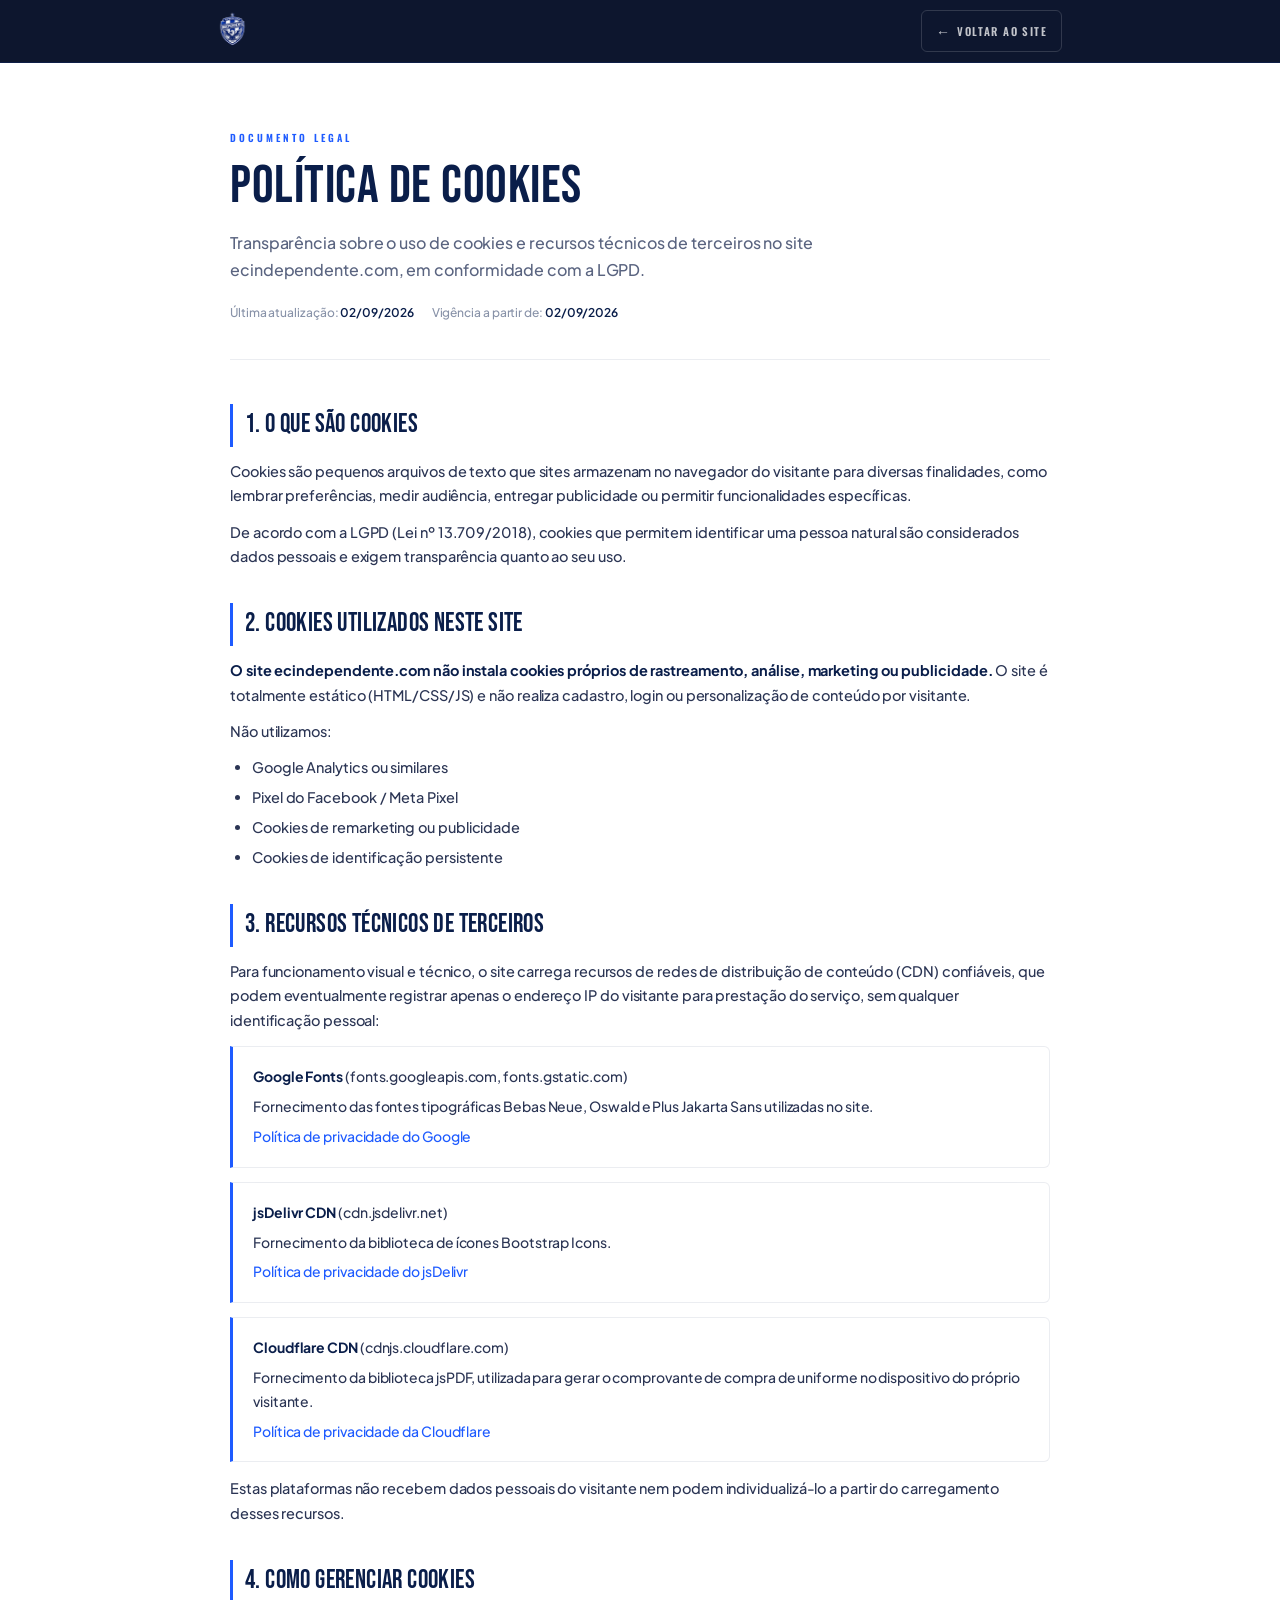
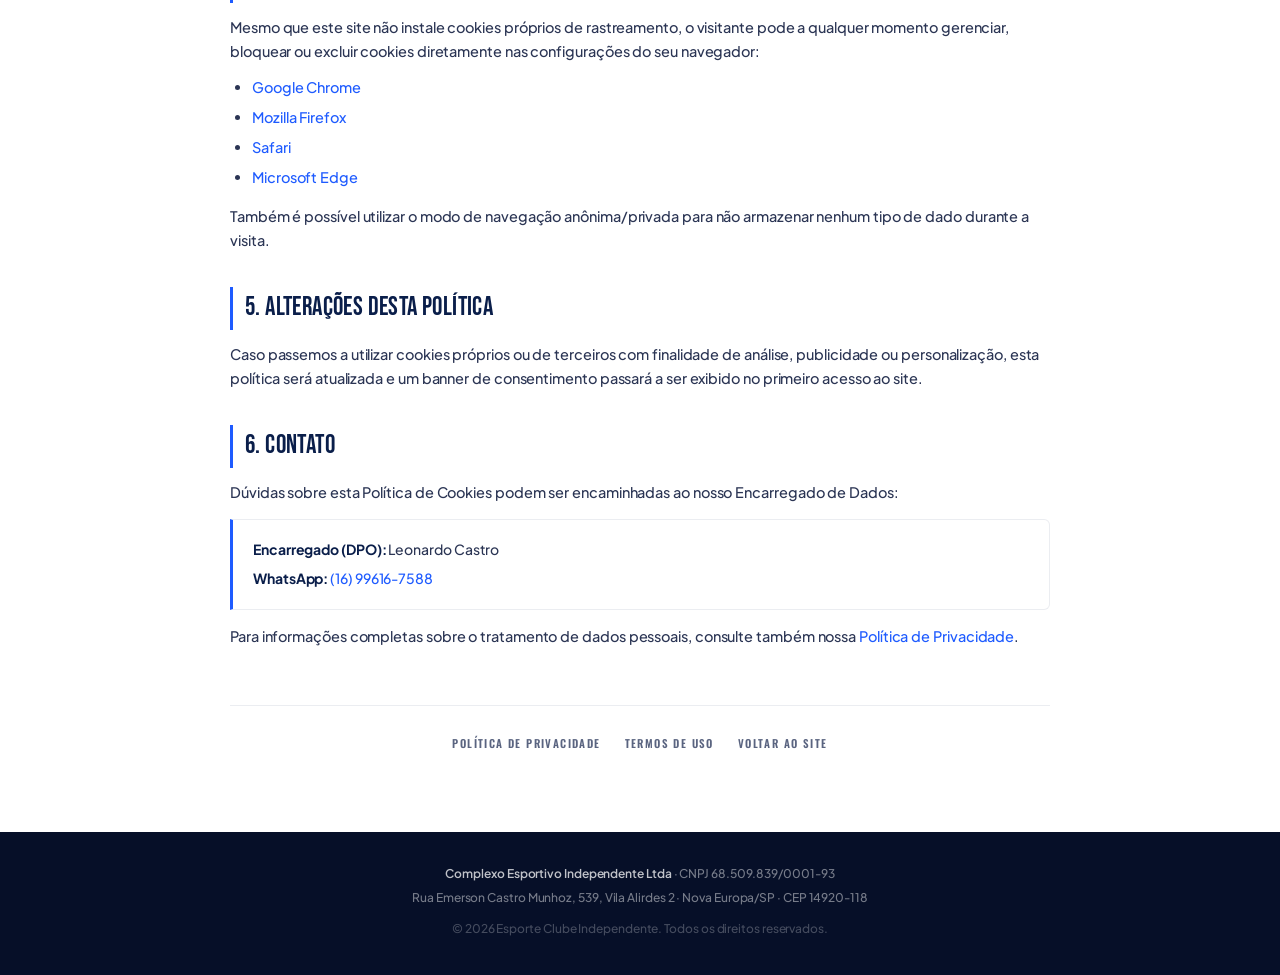
<file: politica-cookies.html>
<!DOCTYPE html>
<html lang="pt-BR">
<head>
<meta charset="UTF-8">
<meta name="viewport" content="width=device-width, initial-scale=1.0">
<meta name="description" content="Política de Cookies do site ecindependente.com. O Esporte Clube Independente não utiliza cookies próprios de rastreamento.">
<meta name="robots" content="index, follow">
<meta name="theme-color" content="#0A1E4A">
<meta name="author" content="Complexo Esportivo Independente Ltda">
<link rel="canonical" href="https://ecindependente.com/politica-cookies.html">
<title>Política de Cookies · Esporte Clube Independente</title>
<meta property="og:type" content="article">
<meta property="og:title" content="Política de Cookies · Esporte Clube Independente">
<meta property="og:description" content="Nosso site não usa cookies de rastreamento. Transparência sobre recursos técnicos.">
<meta property="og:url" content="https://ecindependente.com/politica-cookies.html">
<meta property="og:image" content="https://ecindependente.com/image/og-image.jpg?v=4">

<link rel="icon" type="image/png" sizes="32x32" href="image/favicon-32.png?v=4">
<link rel="apple-touch-icon" sizes="180x180" href="image/apple-touch-icon.png?v=4">

<link rel="preconnect" href="https://fonts.googleapis.com">
<link href="https://fonts.googleapis.com/css2?family=Bebas+Neue&family=Plus+Jakarta+Sans:wght@400;500;600;700;800&family=Oswald:wght@400;500;600;700&display=swap" rel="stylesheet">
<link rel="stylesheet" href="legal.css">
</head>
<body>

<header class="lg-header">
    <div class="lg-nav">
        <a href="index.html" class="lg-logo">
            <img src="image/logo-fundo.png" alt="Esporte Clube Independente">
        </a>
        <a href="index.html" class="lg-back">
            <i>←</i> Voltar ao site
        </a>
    </div>
</header>

<main class="lg-main">
    <div class="lg-container">

        <div class="lg-hero">
            <span class="lg-eyebrow">Documento legal</span>
            <h1>Política de Cookies</h1>
            <p class="lg-lead">Transparência sobre o uso de cookies e recursos técnicos de terceiros no site ecindependente.com, em conformidade com a LGPD.</p>
            <div class="lg-meta">
                <span>Última atualização: <strong>02/09/2026</strong></span>
                <span>Vigência a partir de: <strong>02/09/2026</strong></span>
            </div>
        </div>

        <div class="lg-content">

            <section>
                <h2>1. O que são cookies</h2>
                <p>Cookies são pequenos arquivos de texto que sites armazenam no navegador do visitante para diversas finalidades, como lembrar preferências, medir audiência, entregar publicidade ou permitir funcionalidades específicas.</p>
                <p>De acordo com a LGPD (Lei nº 13.709/2018), cookies que permitem identificar uma pessoa natural são considerados dados pessoais e exigem transparência quanto ao seu uso.</p>
            </section>

            <section>
                <h2>2. Cookies utilizados neste site</h2>
                <p><strong>O site ecindependente.com não instala cookies próprios de rastreamento, análise, marketing ou publicidade.</strong> O site é totalmente estático (HTML/CSS/JS) e não realiza cadastro, login ou personalização de conteúdo por visitante.</p>
                <p>Não utilizamos:</p>
                <ul>
                    <li>Google Analytics ou similares</li>
                    <li>Pixel do Facebook / Meta Pixel</li>
                    <li>Cookies de remarketing ou publicidade</li>
                    <li>Cookies de identificação persistente</li>
                </ul>
            </section>

            <section>
                <h2>3. Recursos técnicos de terceiros</h2>
                <p>Para funcionamento visual e técnico, o site carrega recursos de redes de distribuição de conteúdo (CDN) confiáveis, que podem eventualmente registrar apenas o endereço IP do visitante para prestação do serviço, sem qualquer identificação pessoal:</p>

                <div class="lg-info-box">
                    <p><strong>Google Fonts</strong> (fonts.googleapis.com, fonts.gstatic.com)</p>
                    <p>Fornecimento das fontes tipográficas Bebas Neue, Oswald e Plus Jakarta Sans utilizadas no site.</p>
                    <p><a href="https://policies.google.com/privacy" target="_blank" rel="noopener">Política de privacidade do Google</a></p>
                </div>

                <div class="lg-info-box">
                    <p><strong>jsDelivr CDN</strong> (cdn.jsdelivr.net)</p>
                    <p>Fornecimento da biblioteca de ícones Bootstrap Icons.</p>
                    <p><a href="https://www.jsdelivr.com/terms/privacy-policy-jsdelivr-net" target="_blank" rel="noopener">Política de privacidade do jsDelivr</a></p>
                </div>

                <div class="lg-info-box">
                    <p><strong>Cloudflare CDN</strong> (cdnjs.cloudflare.com)</p>
                    <p>Fornecimento da biblioteca jsPDF, utilizada para gerar o comprovante de compra de uniforme no dispositivo do próprio visitante.</p>
                    <p><a href="https://www.cloudflare.com/privacypolicy/" target="_blank" rel="noopener">Política de privacidade da Cloudflare</a></p>
                </div>

                <p>Estas plataformas não recebem dados pessoais do visitante nem podem individualizá-lo a partir do carregamento desses recursos.</p>
            </section>

            <section>
                <h2>4. Como gerenciar cookies</h2>
                <p>Mesmo que este site não instale cookies próprios de rastreamento, o visitante pode a qualquer momento gerenciar, bloquear ou excluir cookies diretamente nas configurações do seu navegador:</p>
                <ul>
                    <li><a href="https://support.google.com/chrome/answer/95647" target="_blank" rel="noopener">Google Chrome</a></li>
                    <li><a href="https://support.mozilla.org/pt-BR/kb/protecao-aprimorada-contra-rastreamento-firefox-desktop" target="_blank" rel="noopener">Mozilla Firefox</a></li>
                    <li><a href="https://support.apple.com/pt-br/guide/safari/sfri11471/mac" target="_blank" rel="noopener">Safari</a></li>
                    <li><a href="https://support.microsoft.com/pt-br/microsoft-edge" target="_blank" rel="noopener">Microsoft Edge</a></li>
                </ul>
                <p>Também é possível utilizar o modo de navegação anônima/privada para não armazenar nenhum tipo de dado durante a visita.</p>
            </section>

            <section>
                <h2>5. Alterações desta política</h2>
                <p>Caso passemos a utilizar cookies próprios ou de terceiros com finalidade de análise, publicidade ou personalização, esta política será atualizada e um banner de consentimento passará a ser exibido no primeiro acesso ao site.</p>
            </section>

            <section>
                <h2>6. Contato</h2>
                <p>Dúvidas sobre esta Política de Cookies podem ser encaminhadas ao nosso Encarregado de Dados:</p>
                <div class="lg-info-box">
                    <p><strong>Encarregado (DPO):</strong> Leonardo Castro</p>
                    <p><strong>WhatsApp:</strong> <a href="https://wa.me/5516996167588" target="_blank" rel="noopener">(16) 99616-7588</a></p>
                </div>
                <p>Para informações completas sobre o tratamento de dados pessoais, consulte também nossa <a href="politica-privacidade.html">Política de Privacidade</a>.</p>
            </section>

        </div>

        <div class="lg-footer-nav">
            <a href="politica-privacidade.html">Política de Privacidade</a>
            <a href="termos-de-uso.html">Termos de Uso</a>
            <a href="index.html">Voltar ao site</a>
        </div>

    </div>
</main>

<footer class="lg-footer">
    <p><strong>Complexo Esportivo Independente Ltda</strong> · CNPJ 68.509.839/0001-93</p>
    <p>Rua Emerson Castro Munhoz, 539, Vila Alirdes 2 · Nova Europa/SP · CEP 14920-118</p>
    <p class="lg-copy">© 2026 Esporte Clube Independente. Todos os direitos reservados.</p>
</footer>

</body>
</html>
</file>
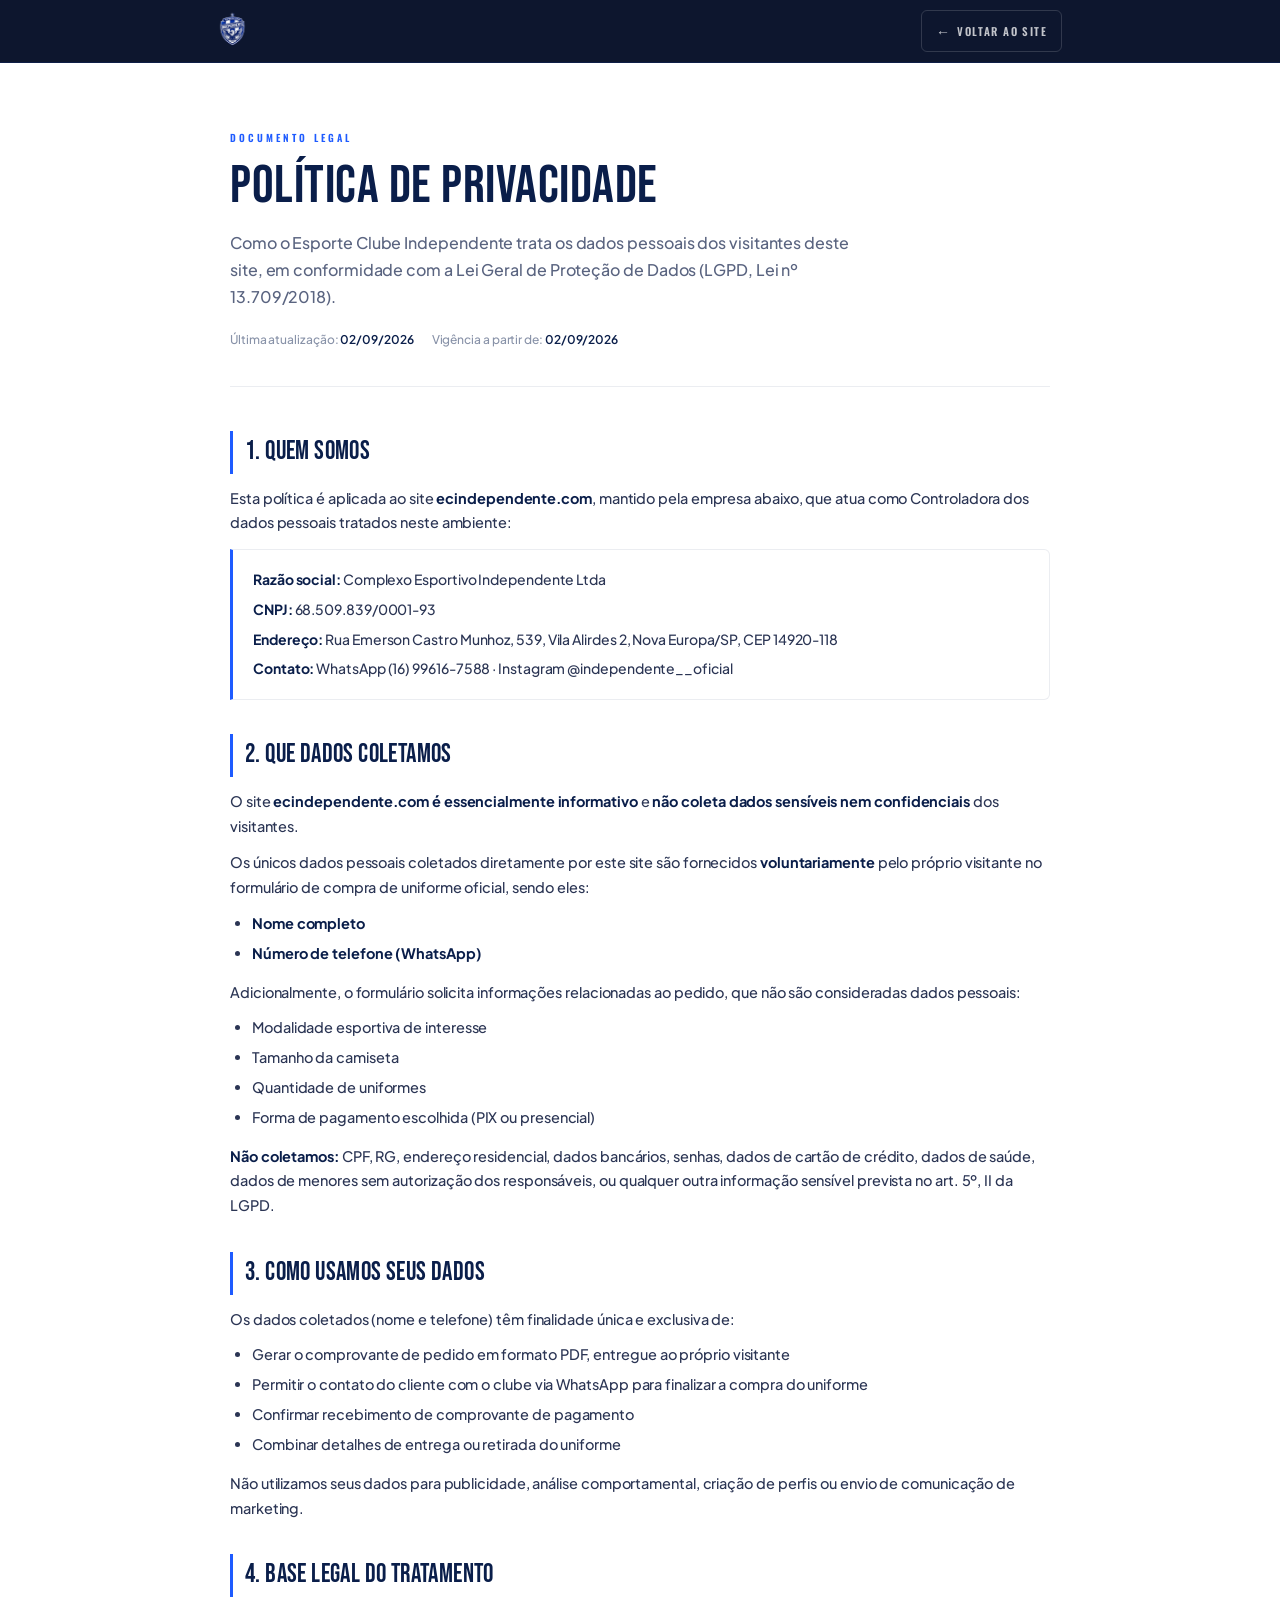
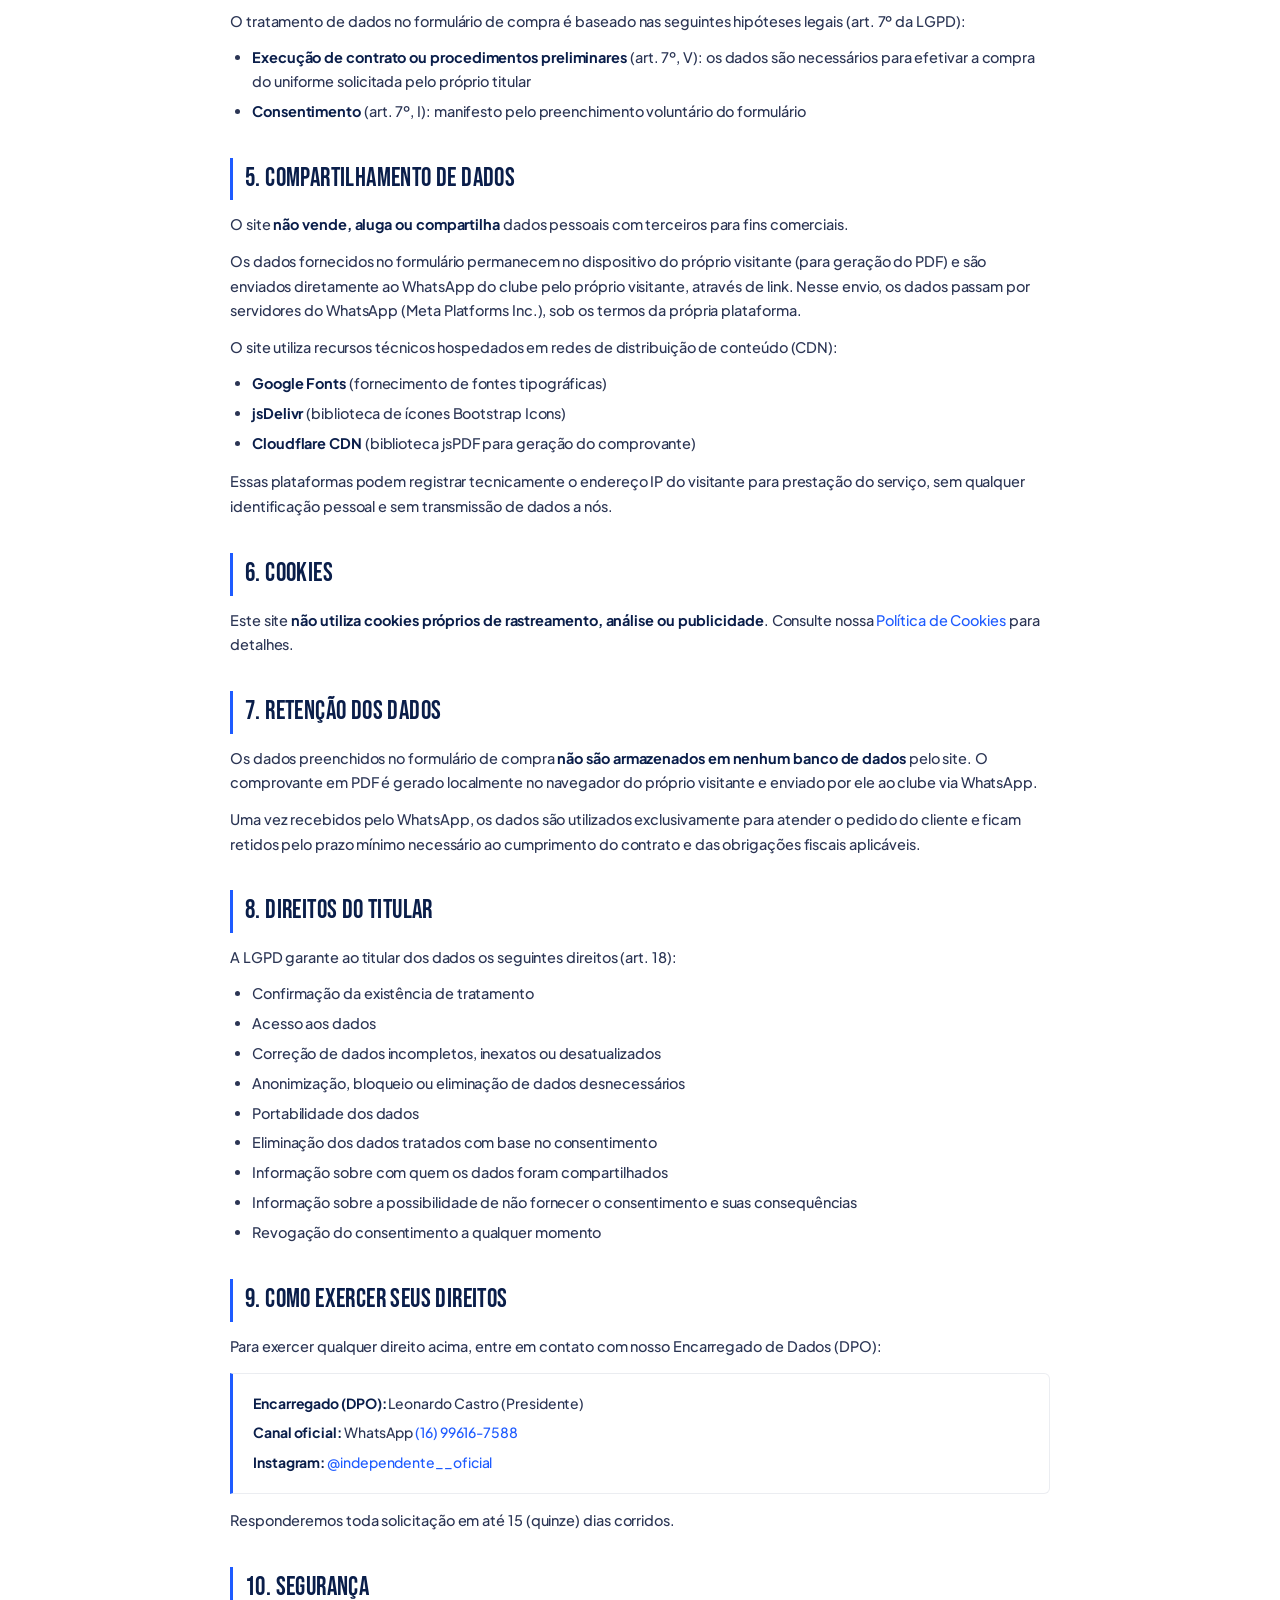
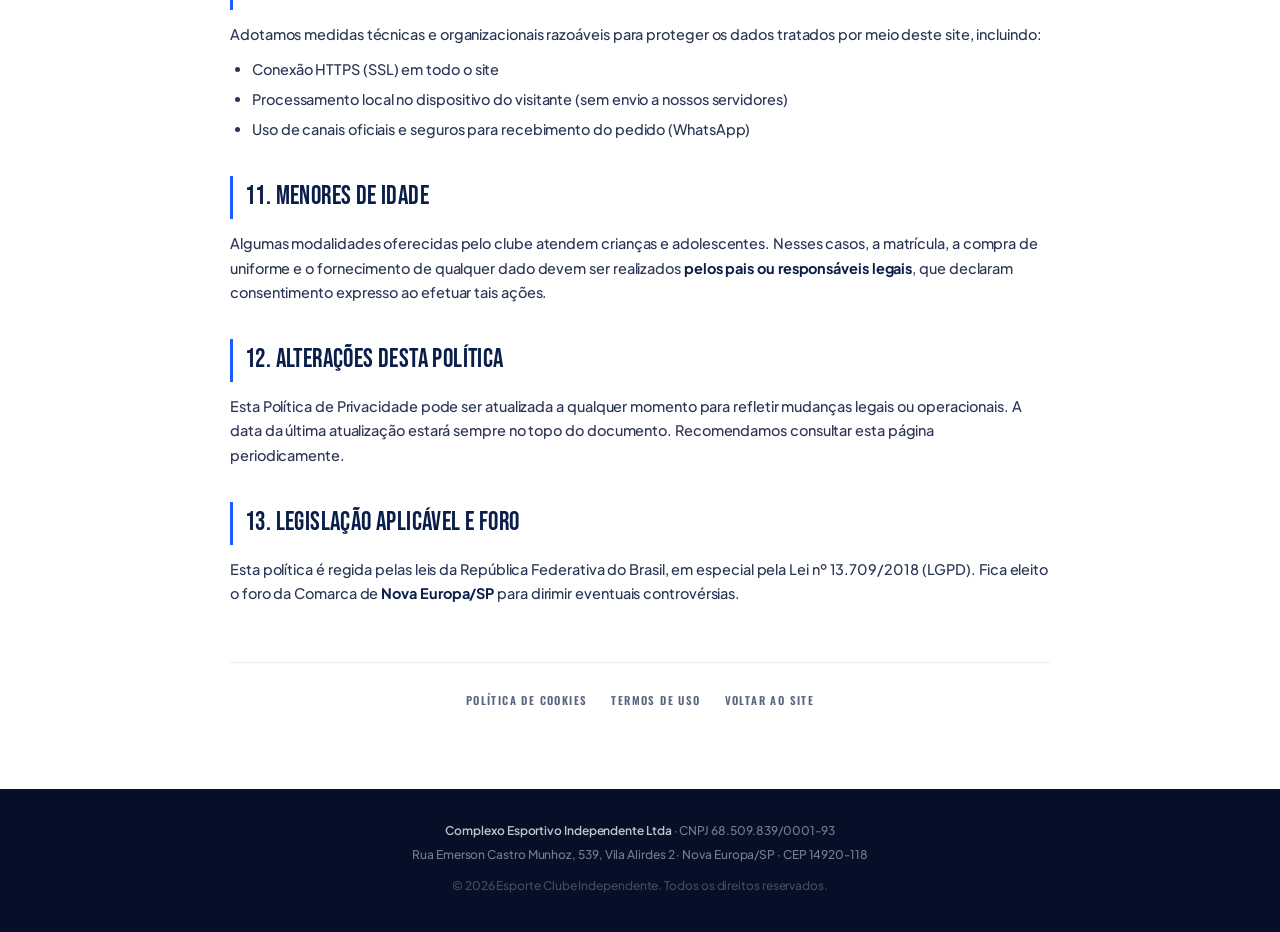
<file: politica-privacidade.html>
<!DOCTYPE html>
<html lang="pt-BR">
<head>
<meta charset="UTF-8">
<meta name="viewport" content="width=device-width, initial-scale=1.0">
<meta name="description" content="Política de Privacidade do Esporte Clube Independente (Nova Europa/SP). Como tratamos dados pessoais em conformidade com a LGPD (Lei nº 13.709/2018).">
<meta name="robots" content="index, follow">
<meta name="theme-color" content="#0A1E4A">
<meta name="author" content="Complexo Esportivo Independente Ltda">
<link rel="canonical" href="https://ecindependente.com/politica-privacidade.html">
<title>Política de Privacidade · Esporte Clube Independente</title>
<meta property="og:type" content="article">
<meta property="og:title" content="Política de Privacidade · Esporte Clube Independente">
<meta property="og:description" content="Como tratamos seus dados pessoais em conformidade com a LGPD.">
<meta property="og:url" content="https://ecindependente.com/politica-privacidade.html">
<meta property="og:image" content="https://ecindependente.com/image/og-image.jpg?v=4">

<link rel="icon" type="image/png" sizes="32x32" href="image/favicon-32.png?v=4">
<link rel="apple-touch-icon" sizes="180x180" href="image/apple-touch-icon.png?v=4">

<link rel="preconnect" href="https://fonts.googleapis.com">
<link href="https://fonts.googleapis.com/css2?family=Bebas+Neue&family=Plus+Jakarta+Sans:wght@400;500;600;700;800&family=Oswald:wght@400;500;600;700&display=swap" rel="stylesheet">
<link rel="stylesheet" href="legal.css">
</head>
<body>

<header class="lg-header">
    <div class="lg-nav">
        <a href="index.html" class="lg-logo">
            <img src="image/logo-fundo.png" alt="Esporte Clube Independente">
        </a>
        <a href="index.html" class="lg-back">
            <i>←</i> Voltar ao site
        </a>
    </div>
</header>

<main class="lg-main">
    <div class="lg-container">

        <div class="lg-hero">
            <span class="lg-eyebrow">Documento legal</span>
            <h1>Política de Privacidade</h1>
            <p class="lg-lead">Como o Esporte Clube Independente trata os dados pessoais dos visitantes deste site, em conformidade com a Lei Geral de Proteção de Dados (LGPD, Lei nº 13.709/2018).</p>
            <div class="lg-meta">
                <span>Última atualização: <strong>02/09/2026</strong></span>
                <span>Vigência a partir de: <strong>02/09/2026</strong></span>
            </div>
        </div>

        <div class="lg-content">

            <section>
                <h2>1. Quem somos</h2>
                <p>Esta política é aplicada ao site <strong>ecindependente.com</strong>, mantido pela empresa abaixo, que atua como Controladora dos dados pessoais tratados neste ambiente:</p>
                <div class="lg-info-box">
                    <p><strong>Razão social:</strong> Complexo Esportivo Independente Ltda</p>
                    <p><strong>CNPJ:</strong> 68.509.839/0001-93</p>
                    <p><strong>Endereço:</strong> Rua Emerson Castro Munhoz, 539, Vila Alirdes 2, Nova Europa/SP, CEP 14920-118</p>
                    <p><strong>Contato:</strong> WhatsApp (16) 99616-7588 · Instagram @independente__oficial</p>
                </div>
            </section>

            <section>
                <h2>2. Que dados coletamos</h2>
                <p>O site <strong>ecindependente.com é essencialmente informativo</strong> e <strong>não coleta dados sensíveis nem confidenciais</strong> dos visitantes.</p>
                <p>Os únicos dados pessoais coletados diretamente por este site são fornecidos <strong>voluntariamente</strong> pelo próprio visitante no formulário de compra de uniforme oficial, sendo eles:</p>
                <ul>
                    <li><strong>Nome completo</strong></li>
                    <li><strong>Número de telefone (WhatsApp)</strong></li>
                </ul>
                <p>Adicionalmente, o formulário solicita informações relacionadas ao pedido, que não são consideradas dados pessoais:</p>
                <ul>
                    <li>Modalidade esportiva de interesse</li>
                    <li>Tamanho da camiseta</li>
                    <li>Quantidade de uniformes</li>
                    <li>Forma de pagamento escolhida (PIX ou presencial)</li>
                </ul>
                <p><strong>Não coletamos:</strong> CPF, RG, endereço residencial, dados bancários, senhas, dados de cartão de crédito, dados de saúde, dados de menores sem autorização dos responsáveis, ou qualquer outra informação sensível prevista no art. 5º, II da LGPD.</p>
            </section>

            <section>
                <h2>3. Como usamos seus dados</h2>
                <p>Os dados coletados (nome e telefone) têm finalidade única e exclusiva de:</p>
                <ul>
                    <li>Gerar o comprovante de pedido em formato PDF, entregue ao próprio visitante</li>
                    <li>Permitir o contato do cliente com o clube via WhatsApp para finalizar a compra do uniforme</li>
                    <li>Confirmar recebimento de comprovante de pagamento</li>
                    <li>Combinar detalhes de entrega ou retirada do uniforme</li>
                </ul>
                <p>Não utilizamos seus dados para publicidade, análise comportamental, criação de perfis ou envio de comunicação de marketing.</p>
            </section>

            <section>
                <h2>4. Base legal do tratamento</h2>
                <p>O tratamento de dados no formulário de compra é baseado nas seguintes hipóteses legais (art. 7º da LGPD):</p>
                <ul>
                    <li><strong>Execução de contrato ou procedimentos preliminares</strong> (art. 7º, V): os dados são necessários para efetivar a compra do uniforme solicitada pelo próprio titular</li>
                    <li><strong>Consentimento</strong> (art. 7º, I): manifesto pelo preenchimento voluntário do formulário</li>
                </ul>
            </section>

            <section>
                <h2>5. Compartilhamento de dados</h2>
                <p>O site <strong>não vende, aluga ou compartilha</strong> dados pessoais com terceiros para fins comerciais.</p>
                <p>Os dados fornecidos no formulário permanecem no dispositivo do próprio visitante (para geração do PDF) e são enviados diretamente ao WhatsApp do clube pelo próprio visitante, através de link. Nesse envio, os dados passam por servidores do WhatsApp (Meta Platforms Inc.), sob os termos da própria plataforma.</p>
                <p>O site utiliza recursos técnicos hospedados em redes de distribuição de conteúdo (CDN):</p>
                <ul>
                    <li><strong>Google Fonts</strong> (fornecimento de fontes tipográficas)</li>
                    <li><strong>jsDelivr</strong> (biblioteca de ícones Bootstrap Icons)</li>
                    <li><strong>Cloudflare CDN</strong> (biblioteca jsPDF para geração do comprovante)</li>
                </ul>
                <p>Essas plataformas podem registrar tecnicamente o endereço IP do visitante para prestação do serviço, sem qualquer identificação pessoal e sem transmissão de dados a nós.</p>
            </section>

            <section>
                <h2>6. Cookies</h2>
                <p>Este site <strong>não utiliza cookies próprios de rastreamento, análise ou publicidade</strong>. Consulte nossa <a href="politica-cookies.html">Política de Cookies</a> para detalhes.</p>
            </section>

            <section>
                <h2>7. Retenção dos dados</h2>
                <p>Os dados preenchidos no formulário de compra <strong>não são armazenados em nenhum banco de dados</strong> pelo site. O comprovante em PDF é gerado localmente no navegador do próprio visitante e enviado por ele ao clube via WhatsApp.</p>
                <p>Uma vez recebidos pelo WhatsApp, os dados são utilizados exclusivamente para atender o pedido do cliente e ficam retidos pelo prazo mínimo necessário ao cumprimento do contrato e das obrigações fiscais aplicáveis.</p>
            </section>

            <section>
                <h2>8. Direitos do titular</h2>
                <p>A LGPD garante ao titular dos dados os seguintes direitos (art. 18):</p>
                <ul>
                    <li>Confirmação da existência de tratamento</li>
                    <li>Acesso aos dados</li>
                    <li>Correção de dados incompletos, inexatos ou desatualizados</li>
                    <li>Anonimização, bloqueio ou eliminação de dados desnecessários</li>
                    <li>Portabilidade dos dados</li>
                    <li>Eliminação dos dados tratados com base no consentimento</li>
                    <li>Informação sobre com quem os dados foram compartilhados</li>
                    <li>Informação sobre a possibilidade de não fornecer o consentimento e suas consequências</li>
                    <li>Revogação do consentimento a qualquer momento</li>
                </ul>
            </section>

            <section>
                <h2>9. Como exercer seus direitos</h2>
                <p>Para exercer qualquer direito acima, entre em contato com nosso Encarregado de Dados (DPO):</p>
                <div class="lg-info-box">
                    <p><strong>Encarregado (DPO):</strong> Leonardo Castro (Presidente)</p>
                    <p><strong>Canal oficial:</strong> WhatsApp <a href="https://wa.me/5516996167588" target="_blank" rel="noopener">(16) 99616-7588</a></p>
                    <p><strong>Instagram:</strong> <a href="https://www.instagram.com/independente__oficial/" target="_blank" rel="noopener">@independente__oficial</a></p>
                </div>
                <p>Responderemos toda solicitação em até 15 (quinze) dias corridos.</p>
            </section>

            <section>
                <h2>10. Segurança</h2>
                <p>Adotamos medidas técnicas e organizacionais razoáveis para proteger os dados tratados por meio deste site, incluindo:</p>
                <ul>
                    <li>Conexão HTTPS (SSL) em todo o site</li>
                    <li>Processamento local no dispositivo do visitante (sem envio a nossos servidores)</li>
                    <li>Uso de canais oficiais e seguros para recebimento do pedido (WhatsApp)</li>
                </ul>
            </section>

            <section>
                <h2>11. Menores de idade</h2>
                <p>Algumas modalidades oferecidas pelo clube atendem crianças e adolescentes. Nesses casos, a matrícula, a compra de uniforme e o fornecimento de qualquer dado devem ser realizados <strong>pelos pais ou responsáveis legais</strong>, que declaram consentimento expresso ao efetuar tais ações.</p>
            </section>

            <section>
                <h2>12. Alterações desta política</h2>
                <p>Esta Política de Privacidade pode ser atualizada a qualquer momento para refletir mudanças legais ou operacionais. A data da última atualização estará sempre no topo do documento. Recomendamos consultar esta página periodicamente.</p>
            </section>

            <section>
                <h2>13. Legislação aplicável e foro</h2>
                <p>Esta política é regida pelas leis da República Federativa do Brasil, em especial pela Lei nº 13.709/2018 (LGPD). Fica eleito o foro da Comarca de <strong>Nova Europa/SP</strong> para dirimir eventuais controvérsias.</p>
            </section>

        </div>

        <div class="lg-footer-nav">
            <a href="politica-cookies.html">Política de Cookies</a>
            <a href="termos-de-uso.html">Termos de Uso</a>
            <a href="index.html">Voltar ao site</a>
        </div>

    </div>
</main>

<footer class="lg-footer">
    <p><strong>Complexo Esportivo Independente Ltda</strong> · CNPJ 68.509.839/0001-93</p>
    <p>Rua Emerson Castro Munhoz, 539, Vila Alirdes 2 · Nova Europa/SP · CEP 14920-118</p>
    <p class="lg-copy">© 2026 Esporte Clube Independente. Todos os direitos reservados.</p>
</footer>

</body>
</html>
</file>
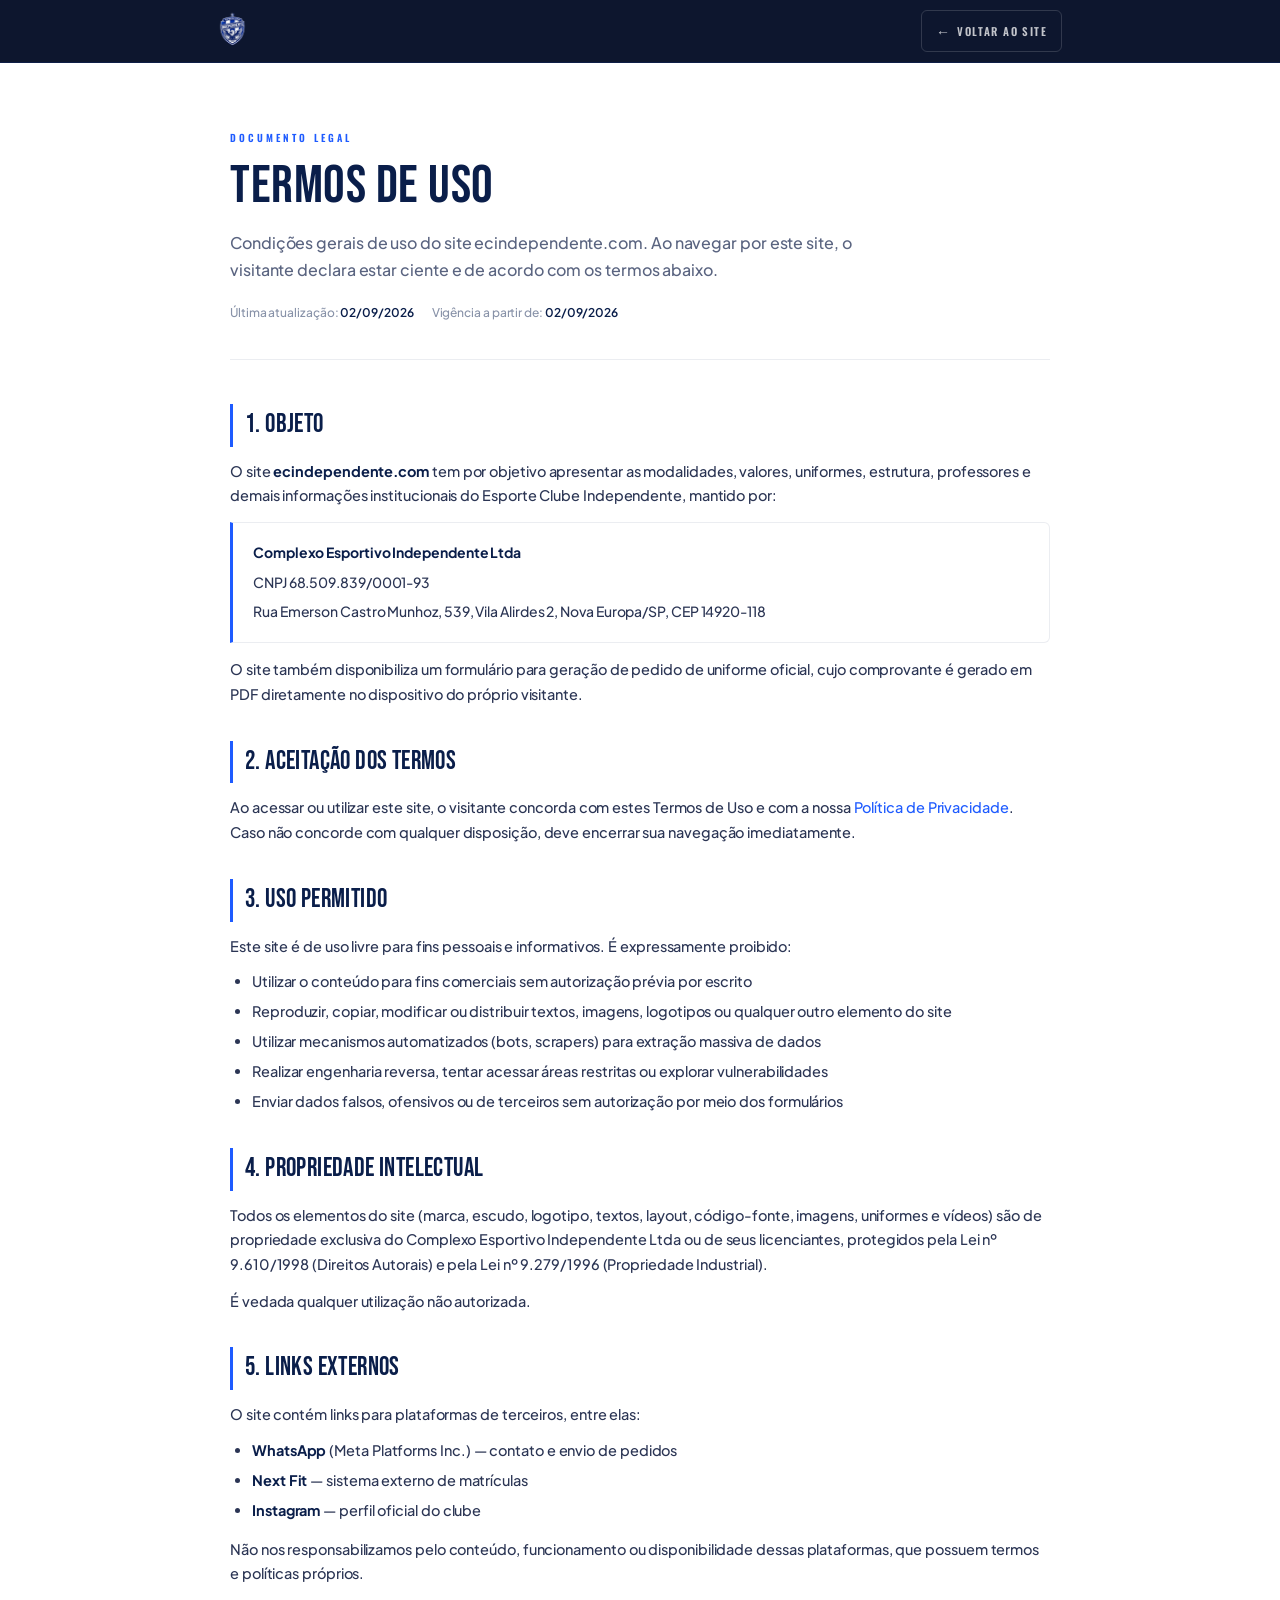
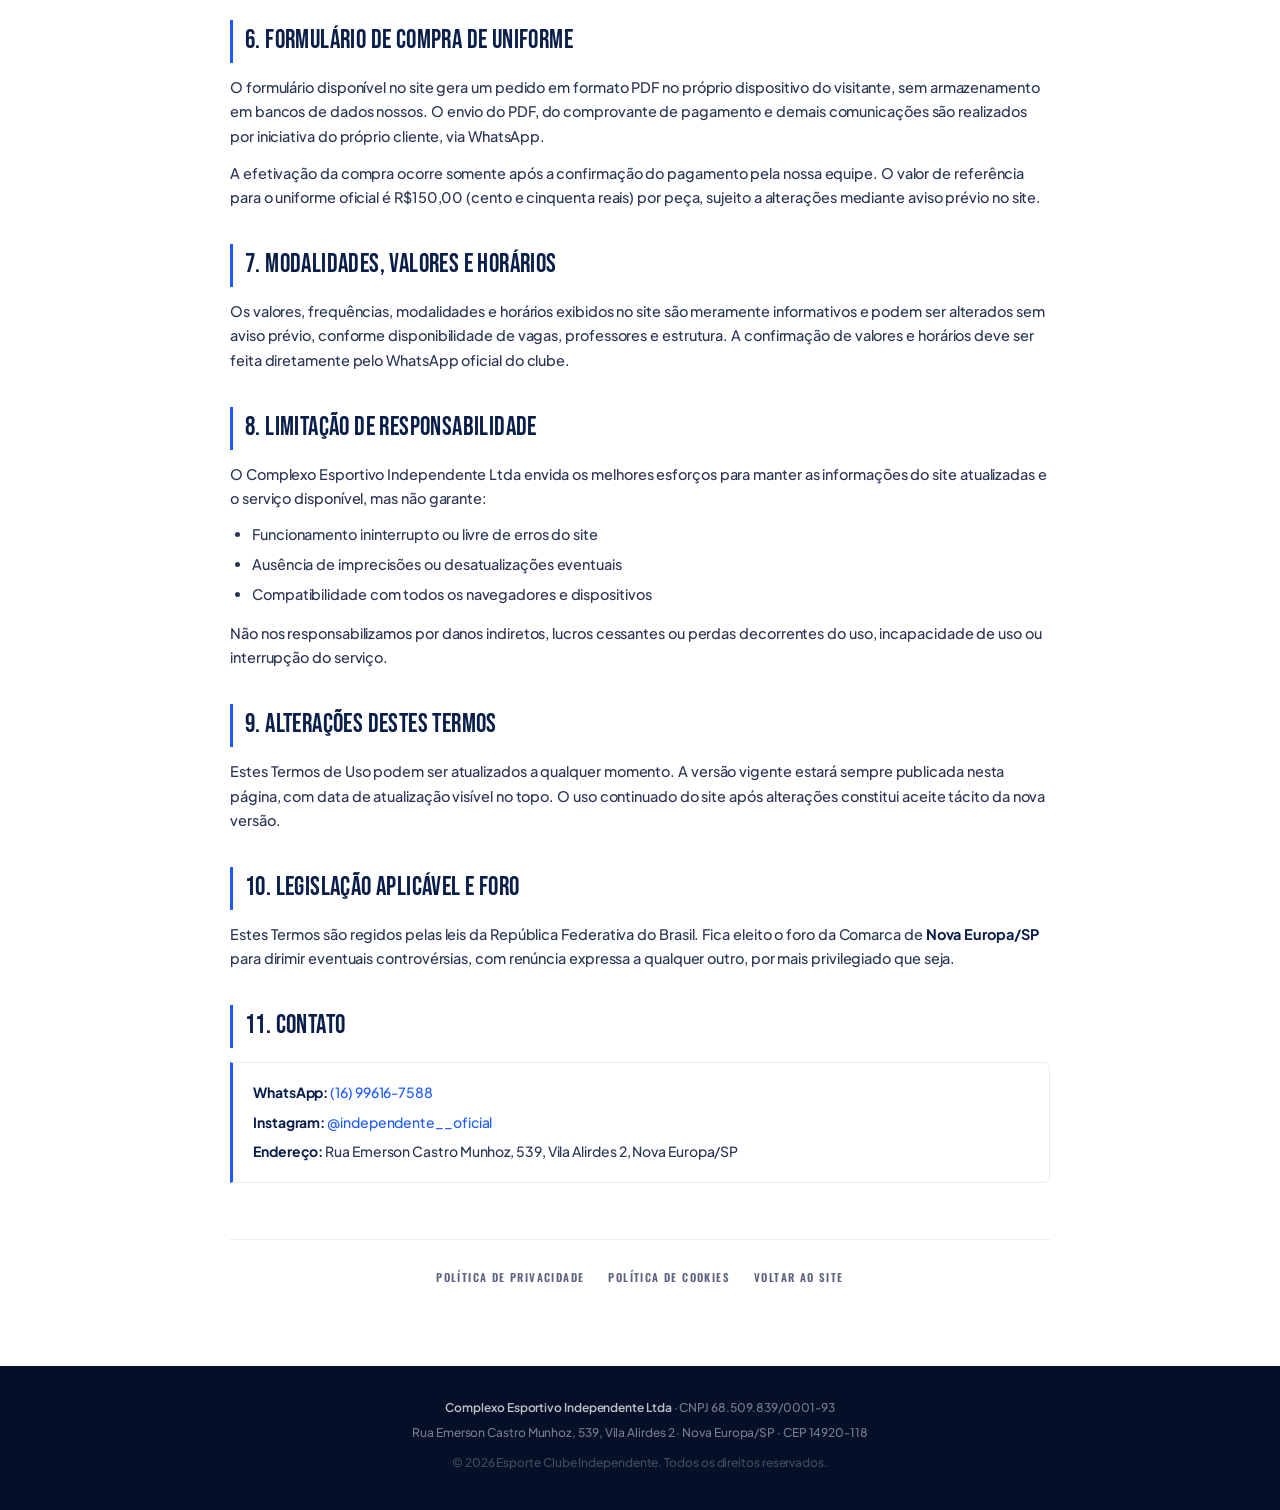
<file: termos-de-uso.html>
<!DOCTYPE html>
<html lang="pt-BR">
<head>
<meta charset="UTF-8">
<meta name="viewport" content="width=device-width, initial-scale=1.0">
<meta name="description" content="Termos de Uso do site ecindependente.com. Condições gerais de uso do Complexo Esportivo Independente Ltda em Nova Europa/SP.">
<meta name="robots" content="index, follow">
<meta name="theme-color" content="#0A1E4A">
<meta name="author" content="Complexo Esportivo Independente Ltda">
<link rel="canonical" href="https://ecindependente.com/termos-de-uso.html">
<title>Termos de Uso · Esporte Clube Independente</title>
<meta property="og:type" content="article">
<meta property="og:title" content="Termos de Uso · Esporte Clube Independente">
<meta property="og:description" content="Condições gerais de uso do site do Esporte Clube Independente.">
<meta property="og:url" content="https://ecindependente.com/termos-de-uso.html">
<meta property="og:image" content="https://ecindependente.com/image/og-image.jpg?v=4">

<link rel="icon" type="image/png" sizes="32x32" href="image/favicon-32.png?v=4">
<link rel="apple-touch-icon" sizes="180x180" href="image/apple-touch-icon.png?v=4">

<link rel="preconnect" href="https://fonts.googleapis.com">
<link href="https://fonts.googleapis.com/css2?family=Bebas+Neue&family=Plus+Jakarta+Sans:wght@400;500;600;700;800&family=Oswald:wght@400;500;600;700&display=swap" rel="stylesheet">
<link rel="stylesheet" href="legal.css">
</head>
<body>

<header class="lg-header">
    <div class="lg-nav">
        <a href="index.html" class="lg-logo">
            <img src="image/logo-fundo.png" alt="Esporte Clube Independente">
        </a>
        <a href="index.html" class="lg-back">
            <i>←</i> Voltar ao site
        </a>
    </div>
</header>

<main class="lg-main">
    <div class="lg-container">

        <div class="lg-hero">
            <span class="lg-eyebrow">Documento legal</span>
            <h1>Termos de Uso</h1>
            <p class="lg-lead">Condições gerais de uso do site ecindependente.com. Ao navegar por este site, o visitante declara estar ciente e de acordo com os termos abaixo.</p>
            <div class="lg-meta">
                <span>Última atualização: <strong>02/09/2026</strong></span>
                <span>Vigência a partir de: <strong>02/09/2026</strong></span>
            </div>
        </div>

        <div class="lg-content">

            <section>
                <h2>1. Objeto</h2>
                <p>O site <strong>ecindependente.com</strong> tem por objetivo apresentar as modalidades, valores, uniformes, estrutura, professores e demais informações institucionais do Esporte Clube Independente, mantido por:</p>
                <div class="lg-info-box">
                    <p><strong>Complexo Esportivo Independente Ltda</strong></p>
                    <p>CNPJ 68.509.839/0001-93</p>
                    <p>Rua Emerson Castro Munhoz, 539, Vila Alirdes 2, Nova Europa/SP, CEP 14920-118</p>
                </div>
                <p>O site também disponibiliza um formulário para geração de pedido de uniforme oficial, cujo comprovante é gerado em PDF diretamente no dispositivo do próprio visitante.</p>
            </section>

            <section>
                <h2>2. Aceitação dos termos</h2>
                <p>Ao acessar ou utilizar este site, o visitante concorda com estes Termos de Uso e com a nossa <a href="politica-privacidade.html">Política de Privacidade</a>. Caso não concorde com qualquer disposição, deve encerrar sua navegação imediatamente.</p>
            </section>

            <section>
                <h2>3. Uso permitido</h2>
                <p>Este site é de uso livre para fins pessoais e informativos. É expressamente proibido:</p>
                <ul>
                    <li>Utilizar o conteúdo para fins comerciais sem autorização prévia por escrito</li>
                    <li>Reproduzir, copiar, modificar ou distribuir textos, imagens, logotipos ou qualquer outro elemento do site</li>
                    <li>Utilizar mecanismos automatizados (bots, scrapers) para extração massiva de dados</li>
                    <li>Realizar engenharia reversa, tentar acessar áreas restritas ou explorar vulnerabilidades</li>
                    <li>Enviar dados falsos, ofensivos ou de terceiros sem autorização por meio dos formulários</li>
                </ul>
            </section>

            <section>
                <h2>4. Propriedade intelectual</h2>
                <p>Todos os elementos do site (marca, escudo, logotipo, textos, layout, código-fonte, imagens, uniformes e vídeos) são de propriedade exclusiva do Complexo Esportivo Independente Ltda ou de seus licenciantes, protegidos pela Lei nº 9.610/1998 (Direitos Autorais) e pela Lei nº 9.279/1996 (Propriedade Industrial).</p>
                <p>É vedada qualquer utilização não autorizada.</p>
            </section>

            <section>
                <h2>5. Links externos</h2>
                <p>O site contém links para plataformas de terceiros, entre elas:</p>
                <ul>
                    <li><strong>WhatsApp</strong> (Meta Platforms Inc.) — contato e envio de pedidos</li>
                    <li><strong>Next Fit</strong> — sistema externo de matrículas</li>
                    <li><strong>Instagram</strong> — perfil oficial do clube</li>
                </ul>
                <p>Não nos responsabilizamos pelo conteúdo, funcionamento ou disponibilidade dessas plataformas, que possuem termos e políticas próprios.</p>
            </section>

            <section>
                <h2>6. Formulário de compra de uniforme</h2>
                <p>O formulário disponível no site gera um pedido em formato PDF no próprio dispositivo do visitante, sem armazenamento em bancos de dados nossos. O envio do PDF, do comprovante de pagamento e demais comunicações são realizados por iniciativa do próprio cliente, via WhatsApp.</p>
                <p>A efetivação da compra ocorre somente após a confirmação do pagamento pela nossa equipe. O valor de referência para o uniforme oficial é R$150,00 (cento e cinquenta reais) por peça, sujeito a alterações mediante aviso prévio no site.</p>
            </section>

            <section>
                <h2>7. Modalidades, valores e horários</h2>
                <p>Os valores, frequências, modalidades e horários exibidos no site são meramente informativos e podem ser alterados sem aviso prévio, conforme disponibilidade de vagas, professores e estrutura. A confirmação de valores e horários deve ser feita diretamente pelo WhatsApp oficial do clube.</p>
            </section>

            <section>
                <h2>8. Limitação de responsabilidade</h2>
                <p>O Complexo Esportivo Independente Ltda envida os melhores esforços para manter as informações do site atualizadas e o serviço disponível, mas não garante:</p>
                <ul>
                    <li>Funcionamento ininterrupto ou livre de erros do site</li>
                    <li>Ausência de imprecisões ou desatualizações eventuais</li>
                    <li>Compatibilidade com todos os navegadores e dispositivos</li>
                </ul>
                <p>Não nos responsabilizamos por danos indiretos, lucros cessantes ou perdas decorrentes do uso, incapacidade de uso ou interrupção do serviço.</p>
            </section>

            <section>
                <h2>9. Alterações destes termos</h2>
                <p>Estes Termos de Uso podem ser atualizados a qualquer momento. A versão vigente estará sempre publicada nesta página, com data de atualização visível no topo. O uso continuado do site após alterações constitui aceite tácito da nova versão.</p>
            </section>

            <section>
                <h2>10. Legislação aplicável e foro</h2>
                <p>Estes Termos são regidos pelas leis da República Federativa do Brasil. Fica eleito o foro da Comarca de <strong>Nova Europa/SP</strong> para dirimir eventuais controvérsias, com renúncia expressa a qualquer outro, por mais privilegiado que seja.</p>
            </section>

            <section>
                <h2>11. Contato</h2>
                <div class="lg-info-box">
                    <p><strong>WhatsApp:</strong> <a href="https://wa.me/5516996167588" target="_blank" rel="noopener">(16) 99616-7588</a></p>
                    <p><strong>Instagram:</strong> <a href="https://www.instagram.com/independente__oficial/" target="_blank" rel="noopener">@independente__oficial</a></p>
                    <p><strong>Endereço:</strong> Rua Emerson Castro Munhoz, 539, Vila Alirdes 2, Nova Europa/SP</p>
                </div>
            </section>

        </div>

        <div class="lg-footer-nav">
            <a href="politica-privacidade.html">Política de Privacidade</a>
            <a href="politica-cookies.html">Política de Cookies</a>
            <a href="index.html">Voltar ao site</a>
        </div>

    </div>
</main>

<footer class="lg-footer">
    <p><strong>Complexo Esportivo Independente Ltda</strong> · CNPJ 68.509.839/0001-93</p>
    <p>Rua Emerson Castro Munhoz, 539, Vila Alirdes 2 · Nova Europa/SP · CEP 14920-118</p>
    <p class="lg-copy">© 2026 Esporte Clube Independente. Todos os direitos reservados.</p>
</footer>

</body>
</html>
</file>
<file: legal.css>
*,*::before,*::after{box-sizing:border-box;margin:0;padding:0}
:root{
  --navy:#0A1E4A;
  --navy-deep:#060f28;
  --blue:#1E5BFF;
  --blue-light:#3a72ff;
  --white:#FFFFFF;
  --gray-100:#f4f6fa;
  --gray-400:#8892a8;
  --gray-600:#5a6480;
  --gray-800:#2b3554;
}
html{scroll-behavior:smooth}
body{
  font-family:"Plus Jakarta Sans",sans-serif;
  color:var(--gray-800);
  background:#fff;
  overflow-x:hidden;
  font-weight:500;
  -webkit-font-smoothing:antialiased;
  -moz-osx-font-smoothing:grayscale;
  line-height:1.65;
  letter-spacing:-0.005em;
}
a{color:var(--blue);text-decoration:none;transition:color .2s}
a:hover{color:var(--blue-light);text-decoration:underline}

/* HEADER */
.lg-header{
  position:sticky;top:0;z-index:20;
  background:rgba(6,15,40,0.97);
  backdrop-filter:blur(16px);
  border-bottom:1px solid rgba(30,91,255,0.12);
}
.lg-nav{
  max-width:900px;margin:0 auto;
  display:flex;align-items:center;justify-content:space-between;
  padding:0 28px;height:62px;
}
.lg-logo{display:flex;align-items:center}
.lg-logo img{height:44px;width:auto;mix-blend-mode:screen}
.lg-back{
  font-family:"Oswald",sans-serif;
  font-size:11px;
  font-weight:600;
  letter-spacing:1.4px;
  text-transform:uppercase;
  color:rgba(255,255,255,.75);
  display:flex;align-items:center;gap:6px;
  padding:8px 14px;border-radius:6px;
  border:1px solid rgba(255,255,255,.15);
  transition:.2s;
}
.lg-back:hover{background:rgba(255,255,255,.06);border-color:rgba(255,255,255,.35);color:#fff;text-decoration:none}
.lg-back i{font-style:normal;font-size:14px}

/* MAIN */
.lg-main{padding:60px 24px 80px}
.lg-container{max-width:820px;margin:0 auto}

/* HERO */
.lg-hero{
  padding-bottom:36px;border-bottom:1px solid rgba(10,30,74,.08);
  margin-bottom:44px;
}
.lg-eyebrow{
  display:inline-block;
  font-family:"Oswald",sans-serif;
  font-size:10px;font-weight:600;
  letter-spacing:3px;text-transform:uppercase;
  color:var(--blue);margin-bottom:12px;
}
.lg-hero h1{
  font-family:"Bebas Neue",sans-serif;
  font-size:clamp(38px,5vw,54px);
  color:var(--navy);
  letter-spacing:0.5px;
  line-height:1;
  font-weight:400;
  margin-bottom:16px;
}
.lg-lead{
  font-size:16px;color:var(--gray-600);
  line-height:1.7;
  max-width:640px;font-weight:500;
}
.lg-meta{
  display:flex;flex-wrap:wrap;gap:18px;
  margin-top:20px;
  font-size:12px;color:var(--gray-400);
  font-weight:500;
}
.lg-meta strong{color:var(--navy);font-weight:600}

/* CONTENT */
.lg-content section{margin-bottom:34px}
.lg-content h2{
  font-family:"Bebas Neue",sans-serif;
  font-size:26px;
  color:var(--navy);
  letter-spacing:0.4px;
  font-weight:400;
  margin-bottom:12px;
  border-left:3px solid var(--blue);
  padding-left:12px;
}
.lg-content h3{
  font-family:"Oswald",sans-serif;
  font-size:14px;font-weight:600;
  text-transform:uppercase;
  letter-spacing:1px;
  color:var(--navy);
  margin:20px 0 8px;
}
.lg-content p{
  font-size:14.5px;
  color:var(--gray-800);
  margin-bottom:12px;
  line-height:1.7;
}
.lg-content p strong{color:var(--navy);font-weight:700}
.lg-content ul{
  padding-left:22px;
  margin:8px 0 14px;
}
.lg-content li{
  font-size:14.5px;
  color:var(--gray-800);
  margin-bottom:6px;
  line-height:1.65;
}
.lg-content li strong{color:var(--navy);font-weight:700}

/* INFO BOX */
.lg-info-box{
  background:#fff;
  border:1px solid rgba(10,30,74,.08);
  border-left:3px solid var(--blue);
  border-radius:0 6px 6px 0;
  padding:18px 20px;
  margin:14px 0;
}
.lg-info-box p{
  margin-bottom:6px;
  font-size:14px;
}
.lg-info-box p:last-child{margin-bottom:0}

/* FOOTER NAV */
.lg-footer-nav{
  display:flex;flex-wrap:wrap;gap:24px;
  margin-top:56px;padding-top:28px;
  border-top:1px solid rgba(10,30,74,.08);
  justify-content:center;
}
.lg-footer-nav a{
  font-family:"Oswald",sans-serif;
  font-size:11px;font-weight:600;
  letter-spacing:1.4px;text-transform:uppercase;
  color:var(--gray-600);
}
.lg-footer-nav a:hover{color:var(--blue);text-decoration:none}

/* FOOTER */
.lg-footer{
  background:var(--navy-deep);
  padding:32px 24px;
  text-align:center;
}
.lg-footer p{
  font-size:12px;color:rgba(255,255,255,.45);
  line-height:1.7;margin-bottom:4px;
  font-weight:500;
}
.lg-footer p strong{color:rgba(255,255,255,.75);font-weight:600}
.lg-footer .lg-copy{margin-top:10px;color:rgba(255,255,255,.25)}

@media(max-width:640px){
  .lg-main{padding:40px 20px 60px}
  .lg-hero h1{font-size:34px}
  .lg-lead{font-size:15px}
  .lg-content h2{font-size:22px}
  .lg-content p,.lg-content li{font-size:14px}
  .lg-back{font-size:10px;padding:7px 12px}
  .lg-logo img{height:38px}
}
</file>
